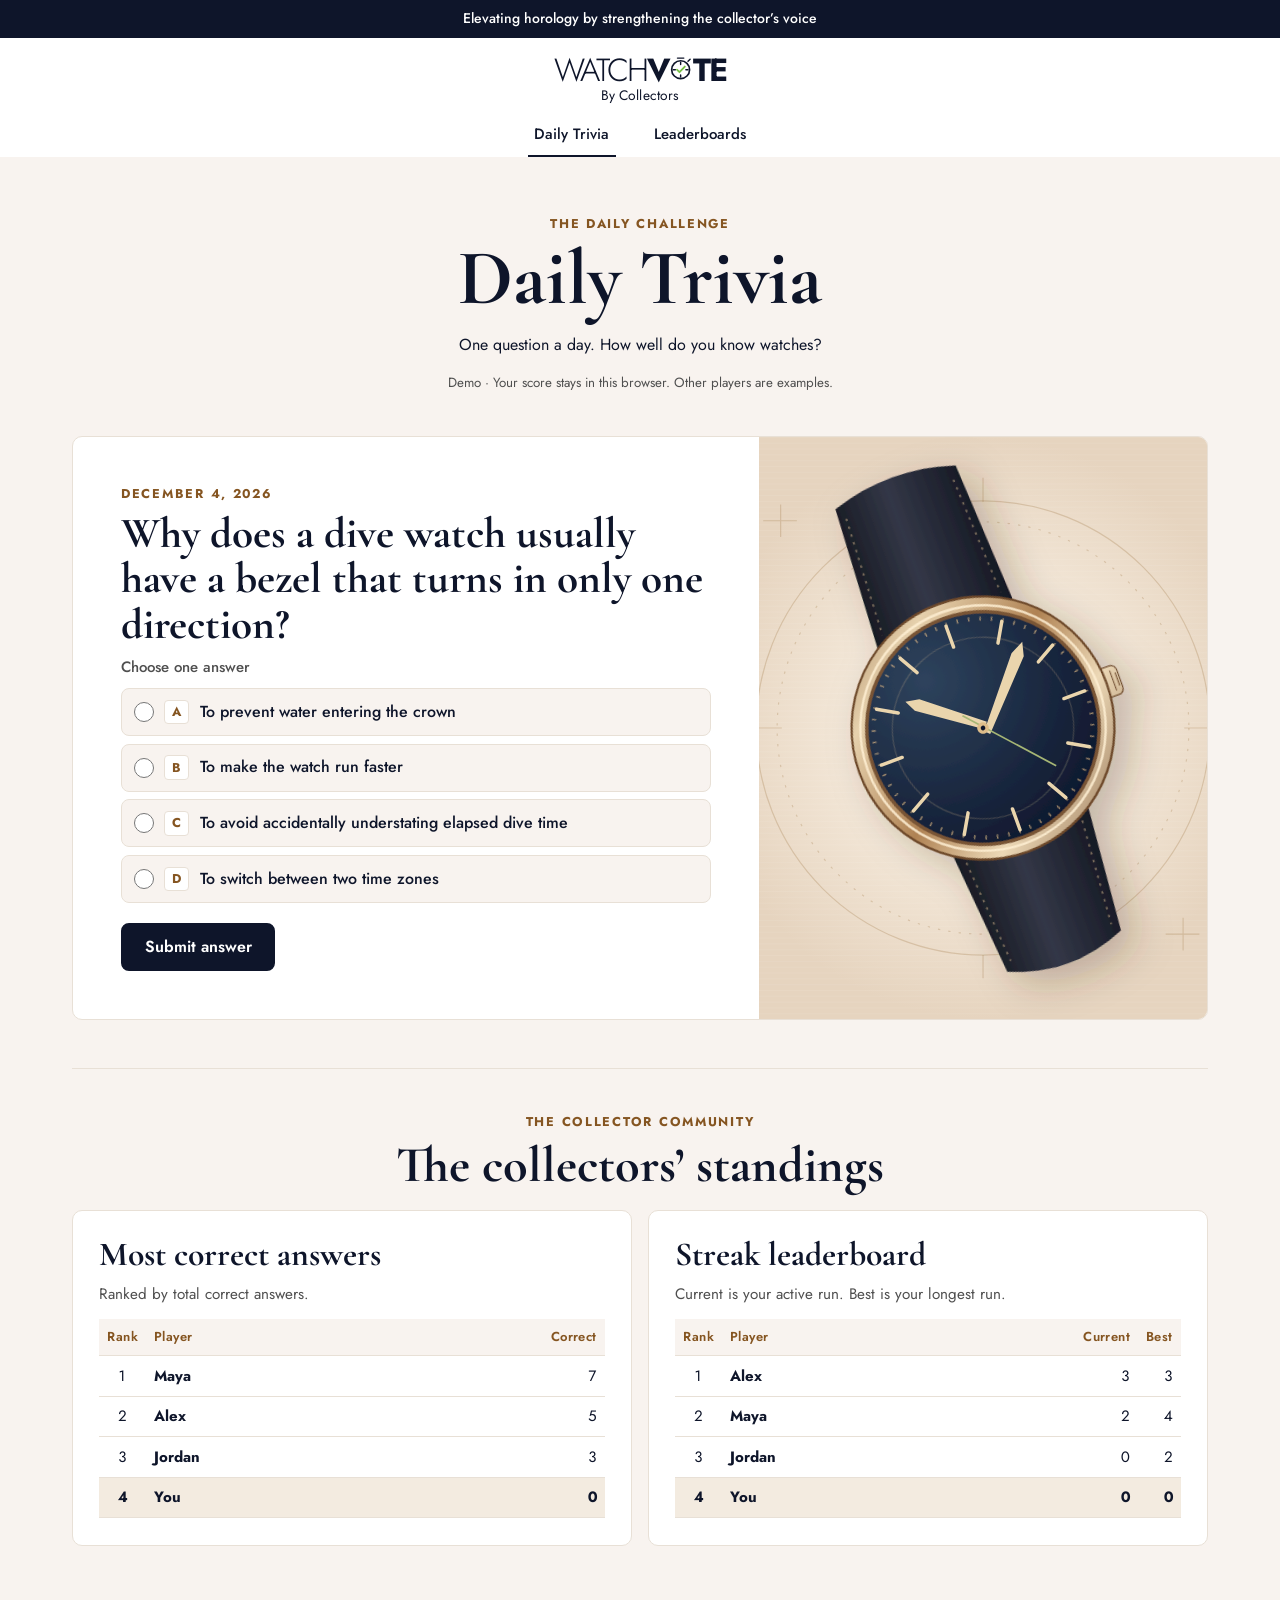
<file: index.html>
<!doctype html>
<html lang="en">
<head>
	<meta charset="utf-8">
	<meta name="viewport" content="width=device-width, initial-scale=1">
	<meta name="robots" content="noindex, nofollow">
	<title>WatchVote Daily Trivia Demo</title>
	<link rel="stylesheet" href="trivia.css">
	<script type="module" src="demo.mjs"></script>
</head>
<body>
	<main class="wv-trivia" aria-label="WatchVote Daily Trivia">
		<header class="wv-trivia__masthead">
			<p class="wv-trivia__tagline">Elevating horology by strengthening the collector’s voice</p>
			<div class="wv-trivia__brand">
				<div class="wv-trivia__wordmark" role="img" aria-label="WatchVote by Collectors">
					<span aria-hidden="true">WATCH<b>V<svg viewBox="0 0 24 24" focusable="false">
						<path d="M9 2h6m4 3 2-2M12 6v2m7 5h-2m-5 7v-2M5 13h2" fill="none" stroke="currentColor" stroke-width="1.35" stroke-linecap="round"/>
						<circle cx="12" cy="13" r="8.5" fill="none" stroke="currentColor" stroke-width="1.6"/>
						<path d="m8.5 13 2.4 2.4L16 10" fill="none" stroke="var(--wv-accent)" stroke-width="1.7" stroke-linecap="round" stroke-linejoin="round"/>
					</svg>TE</b></span>
					<small aria-hidden="true">By Collectors</small>
				</div>
			</div>
			<nav class="wv-trivia__tabs" aria-label="On this page">
				<a href="#wv-trivia-round">Daily Trivia</a>
				<a href="#wv-trivia-standings">Leaderboards</a>
			</nav>
		</header>
		<div class="wv-trivia__body">
			<div class="wv-trivia__intro">
				<p class="wv-trivia__eyebrow">The Daily Challenge</p>
				<h2>Daily Trivia</h2>
				<p>One question a day. How well do you know watches?</p>
				<small class="wv-trivia__demo-note">Demo · Your score stays in this browser. Other players are examples.</small>
			</div>
			<section class="wv-trivia__card wv-trivia__round" id="wv-trivia-round" aria-labelledby="question-title">
				<div class="wv-trivia__round-content">
					<p class="wv-trivia__eyebrow"><time id="question-date"></time></p>
					<h3 id="question-title">Loading today’s question…</h3>
					<noscript><p>Enable JavaScript to play this demo.</p></noscript>
					<div id="choices"></div>
				</div>
				<div class="wv-trivia__dial" aria-hidden="true"></div>
			</section>
			<section class="wv-trivia__standings" id="wv-trivia-standings" aria-labelledby="wv-trivia-standings-title">
				<p class="wv-trivia__eyebrow">The Collector Community</p>
				<h2 id="wv-trivia-standings-title">The collectors’ standings</h2>
				<div class="wv-trivia__boards" id="boards"></div>
			</section>
		</div>
	</main>
</body>
</html>
</file>
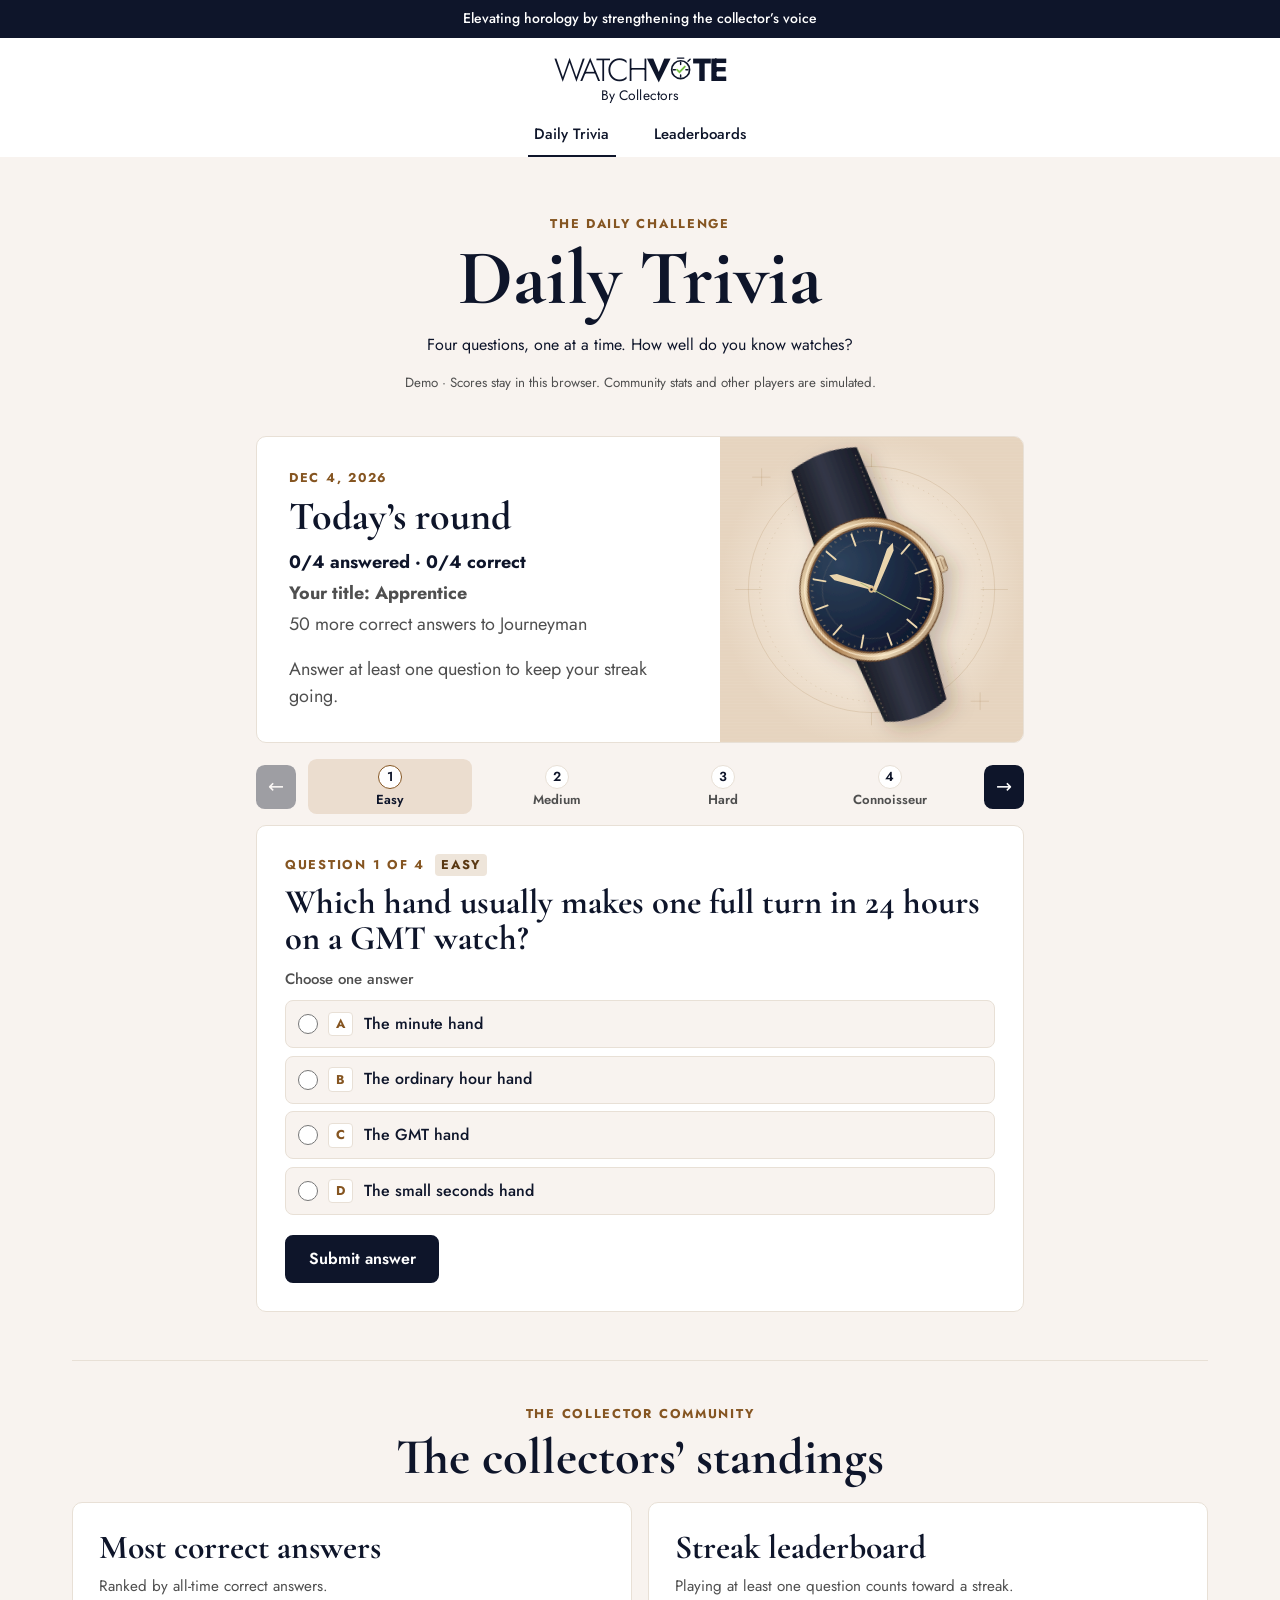
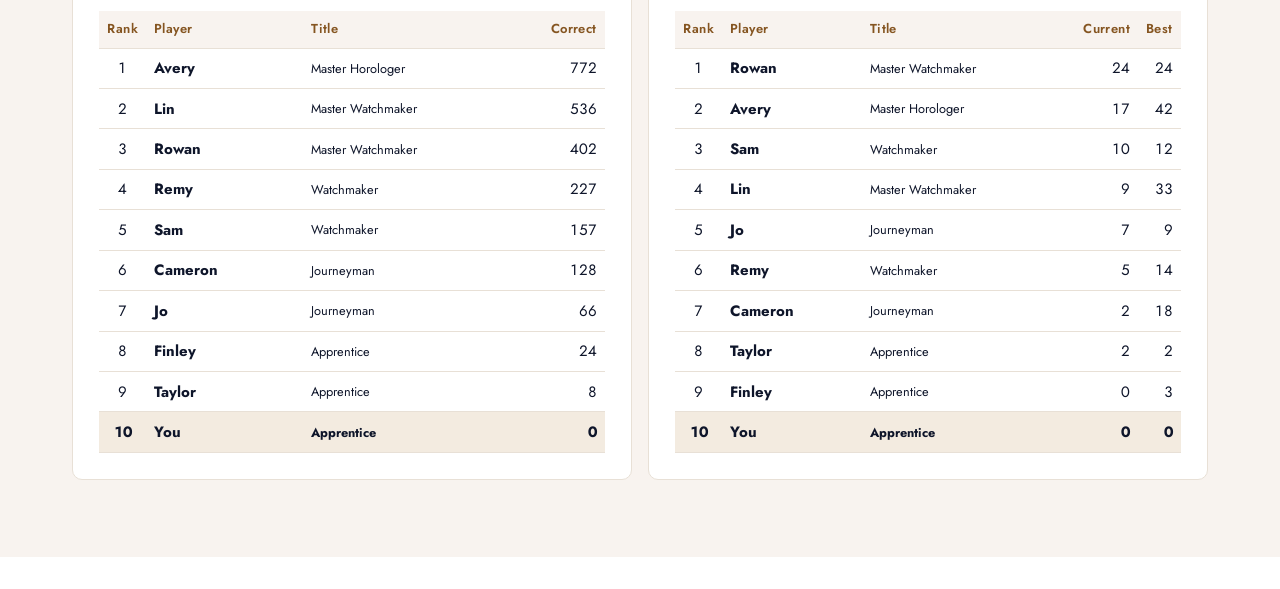
<file: carousel/index.html>
<!doctype html>
<html lang="en">
<head>
	<meta charset="utf-8">
	<meta name="viewport" content="width=device-width, initial-scale=1">
	<meta name="robots" content="noindex, nofollow">
	<title>WatchVote Daily Trivia · Carousel</title>
	<link rel="stylesheet" href="../trivia.css?v=desktop-full-width-2">
	<link rel="stylesheet" href="../v2/v2.css?v=desktop-full-width-2">
	<link rel="stylesheet" href="./carousel.css?v=desktop-full-width-2">
	<script type="importmap">
		{
			"imports": {
				"../v2/model.mjs": "../v2/model.mjs?v=desktop-full-width-2",
				"../v2/share.mjs": "../v2/share.mjs?v=desktop-full-width-2",
				"../v2/view.mjs": "../v2/view.mjs?v=desktop-full-width-2",
				"./navigation.mjs": "./navigation.mjs?v=desktop-full-width-2"
			}
		}
	</script>
	<script type="module" src="./app.mjs?v=desktop-full-width-2"></script>
</head>
<body>
	<main class="wv-trivia v2 carousel" aria-label="WatchVote Daily Trivia">
		<header class="wv-trivia__masthead">
			<p class="wv-trivia__tagline">Elevating horology by strengthening the collector’s voice</p>
			<div class="wv-trivia__brand">
				<div class="wv-trivia__wordmark" role="img" aria-label="WatchVote by Collectors">
					<span aria-hidden="true">WATCH<b>V<svg viewBox="0 0 24 24" focusable="false">
						<path d="M9 2h6m4 3 2-2M12 6v2m7 5h-2m-5 7v-2M5 13h2" fill="none" stroke="currentColor" stroke-width="1.35" stroke-linecap="round"/>
						<circle cx="12" cy="13" r="8.5" fill="none" stroke="currentColor" stroke-width="1.6"/>
						<path d="m8.5 13 2.4 2.4L16 10" fill="none" stroke="var(--wv-accent)" stroke-width="1.7" stroke-linecap="round"/>
					</svg>TE</b></span>
					<small aria-hidden="true">By Collectors</small>
				</div>
			</div>
			<nav class="wv-trivia__tabs" aria-label="On this page">
				<a href="#today">Daily Trivia</a>
				<a href="#standings">Leaderboards</a>
			</nav>
		</header>
		<div class="wv-trivia__body">
			<div class="wv-trivia__intro">
				<p class="wv-trivia__eyebrow">The Daily Challenge</p>
				<h1>Daily Trivia</h1>
				<p>Four questions, one at a time. How well do you know watches?</p>
				<small class="wv-trivia__demo-note">Demo · Scores stay in this browser. Community stats and other players are simulated.</small>
			</div>
			<section class="wv-trivia__card wv-trivia__round v2-summary" aria-labelledby="today">
				<div class="wv-trivia__round-content">
					<p class="wv-trivia__eyebrow"><time id="round-date"></time></p>
					<h2 id="today">Today’s round</h2>
					<p id="challenge-note" hidden></p>
					<p id="progress" role="status">Loading today’s questions…</p>
					<p id="rank"></p>
					<p id="rank-progress"></p>
					<p id="level-up" role="status" hidden></p>
					<p>Answer at least one question to keep your streak going.</p>
					<noscript><p>Enable JavaScript to play this demo.</p></noscript>
				</div>
				<div class="wv-trivia__dial" aria-hidden="true"></div>
			</section>
			<section id="question-carousel" aria-label="Daily questions" aria-roledescription="carousel" hidden>
				<nav class="carousel-controls" aria-label="Question navigation">
					<button type="button" id="previous" class="carousel-arrow" aria-label="Previous question">←</button>
					<div id="steps" class="carousel-steps"></div>
					<button type="button" id="next" class="carousel-arrow" aria-label="Next slide">→</button>
				</nav>
				<div class="carousel-frame">
					<div id="question-viewport" class="carousel-viewport">
						<div id="questions" class="carousel-slides"></div>
					</div>
				</div>
			</section>
			<div id="summary-home">
				<section id="round-summary" class="carousel-summary" aria-labelledby="summary-title" hidden>
					<div class="wv-trivia__card carousel-score">
						<p class="wv-trivia__eyebrow">The Daily Challenge</p>
						<h2 id="summary-title" tabindex="-1">Round in progress</h2>
						<p id="summary-score"></p>
					</div>
					<div id="social"></div>
				</section>
			</div>
			<section class="wv-trivia__standings" id="standings" aria-labelledby="standings-title">
				<p class="wv-trivia__eyebrow">The Collector Community</p>
				<h2 id="standings-title">The collectors’ standings</h2>
				<div class="wv-trivia__boards" id="boards"></div>
			</section>
		</div>
	</main>
</body>
</html>
</file>
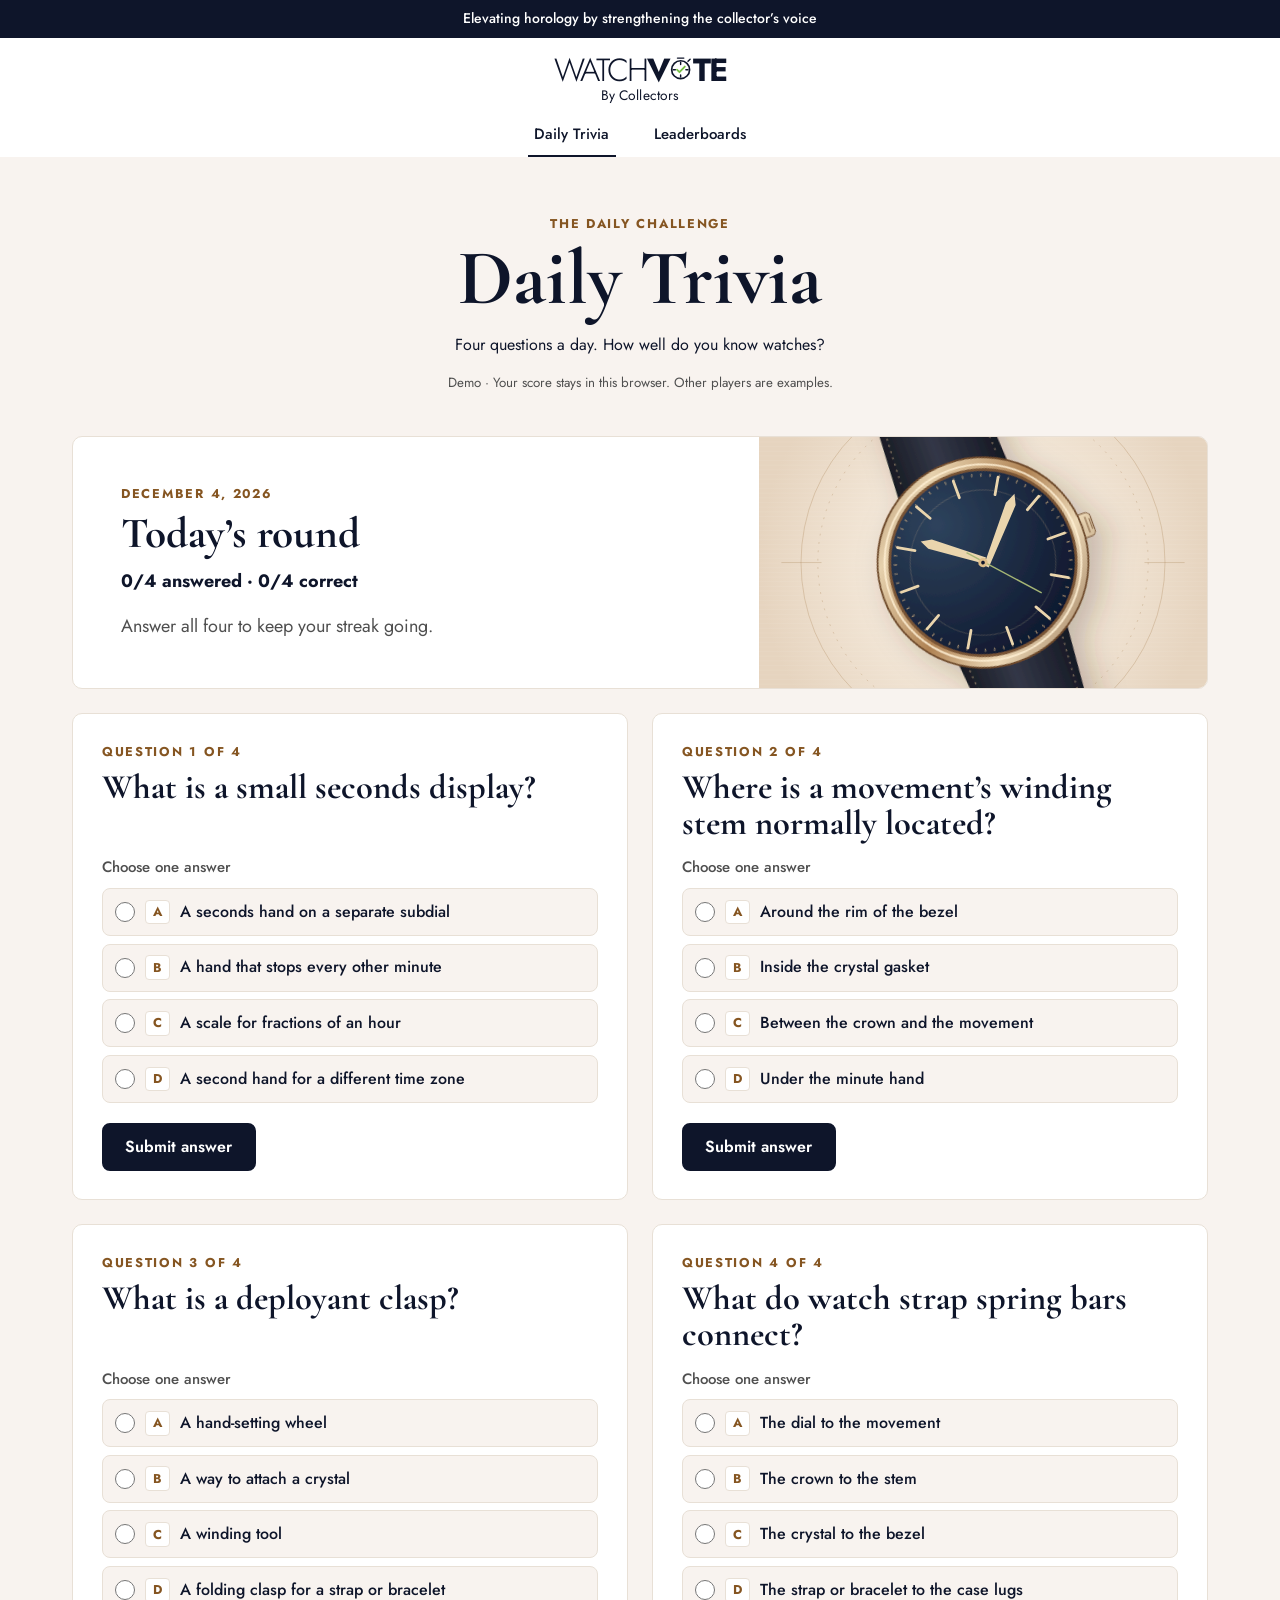
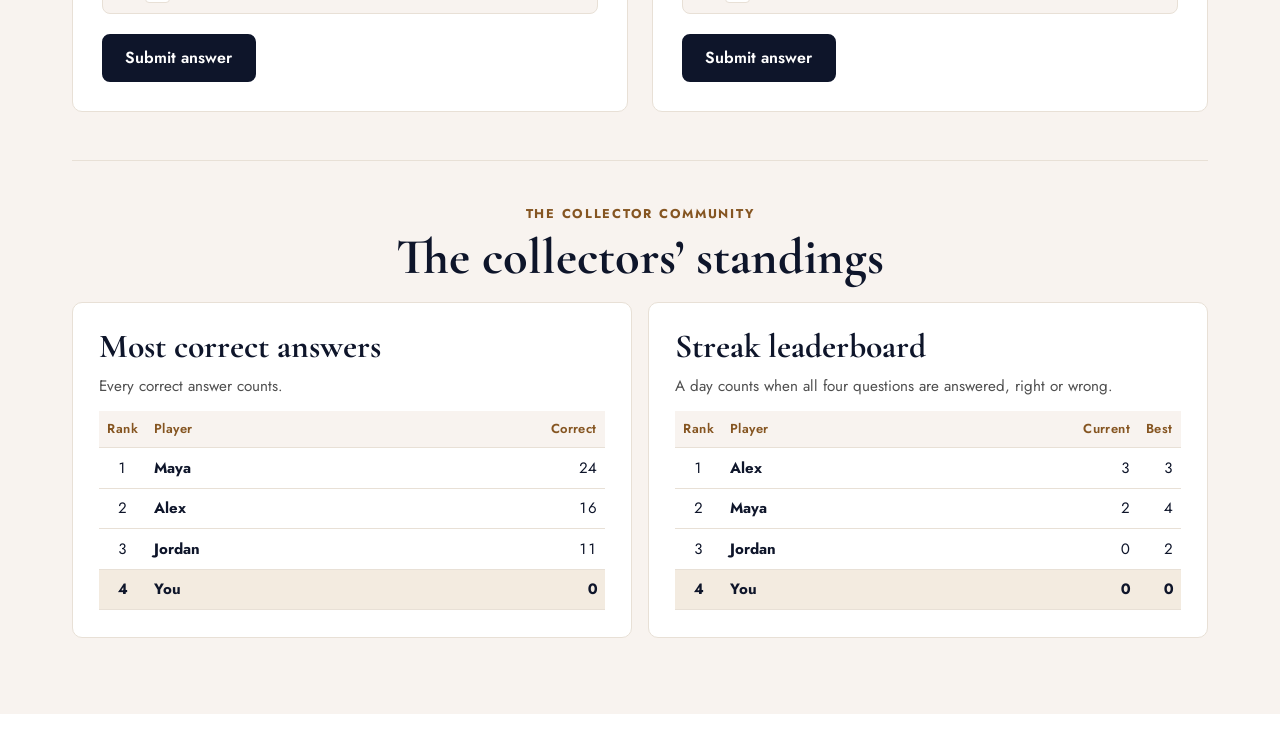
<file: four/index.html>
<!doctype html>
<html lang="en">
<head>
	<meta charset="utf-8">
	<meta name="viewport" content="width=device-width, initial-scale=1">
	<meta name="robots" content="noindex, nofollow">
	<title>WatchVote Daily Trivia · Four a Day</title>
	<link rel="stylesheet" href="../trivia.css">
	<link rel="stylesheet" href="./four.css">
	<link rel="stylesheet" href="../question-grid.css">
	<script type="module" src="./four.mjs"></script>
</head>
<body>
	<main class="wv-trivia" aria-label="WatchVote Daily Trivia">
		<header class="wv-trivia__masthead">
			<p class="wv-trivia__tagline">Elevating horology by strengthening the collector’s voice</p>
			<div class="wv-trivia__brand">
				<div class="wv-trivia__wordmark" role="img" aria-label="WatchVote by Collectors">
					<span aria-hidden="true">WATCH<b>V<svg viewBox="0 0 24 24" focusable="false">
						<path d="M9 2h6m4 3 2-2M12 6v2m7 5h-2m-5 7v-2M5 13h2" fill="none" stroke="currentColor" stroke-width="1.35" stroke-linecap="round"/>
						<circle cx="12" cy="13" r="8.5" fill="none" stroke="currentColor" stroke-width="1.6"/>
						<path d="m8.5 13 2.4 2.4L16 10" fill="none" stroke="var(--wv-accent)" stroke-width="1.7" stroke-linecap="round" stroke-linejoin="round"/>
					</svg>TE</b></span>
					<small aria-hidden="true">By Collectors</small>
				</div>
			</div>
			<nav class="wv-trivia__tabs" aria-label="On this page">
				<a href="#today">Daily Trivia</a>
				<a href="#standings">Leaderboards</a>
			</nav>
		</header>
		<div class="wv-trivia__body">
			<div class="wv-trivia__intro">
				<p class="wv-trivia__eyebrow">The Daily Challenge</p>
				<h2>Daily Trivia</h2>
				<p>Four questions a day. How well do you know watches?</p>
				<small class="wv-trivia__demo-note">Demo · Your score stays in this browser. Other players are examples.</small>
			</div>
			<section class="wv-trivia__card wv-trivia__round four-summary" aria-labelledby="today">
				<div class="wv-trivia__round-content">
					<p class="wv-trivia__eyebrow"><time id="round-date"></time></p>
					<h3 id="today">Today’s round</h3>
					<p id="progress" role="status">Loading today’s questions…</p>
					<p>Answer all four to keep your streak going.</p>
					<noscript><p>Enable JavaScript to play this demo.</p></noscript>
				</div>
				<div class="wv-trivia__dial" aria-hidden="true"></div>
			</section>
			<div class="four-questions paired-questions" id="questions"></div>
			<section class="wv-trivia__standings" id="standings" aria-labelledby="standings-title">
				<p class="wv-trivia__eyebrow">The Collector Community</p>
				<h2 id="standings-title">The collectors’ standings</h2>
				<div class="wv-trivia__boards" id="boards"></div>
			</section>
		</div>
	</main>
</body>
</html>
</file>
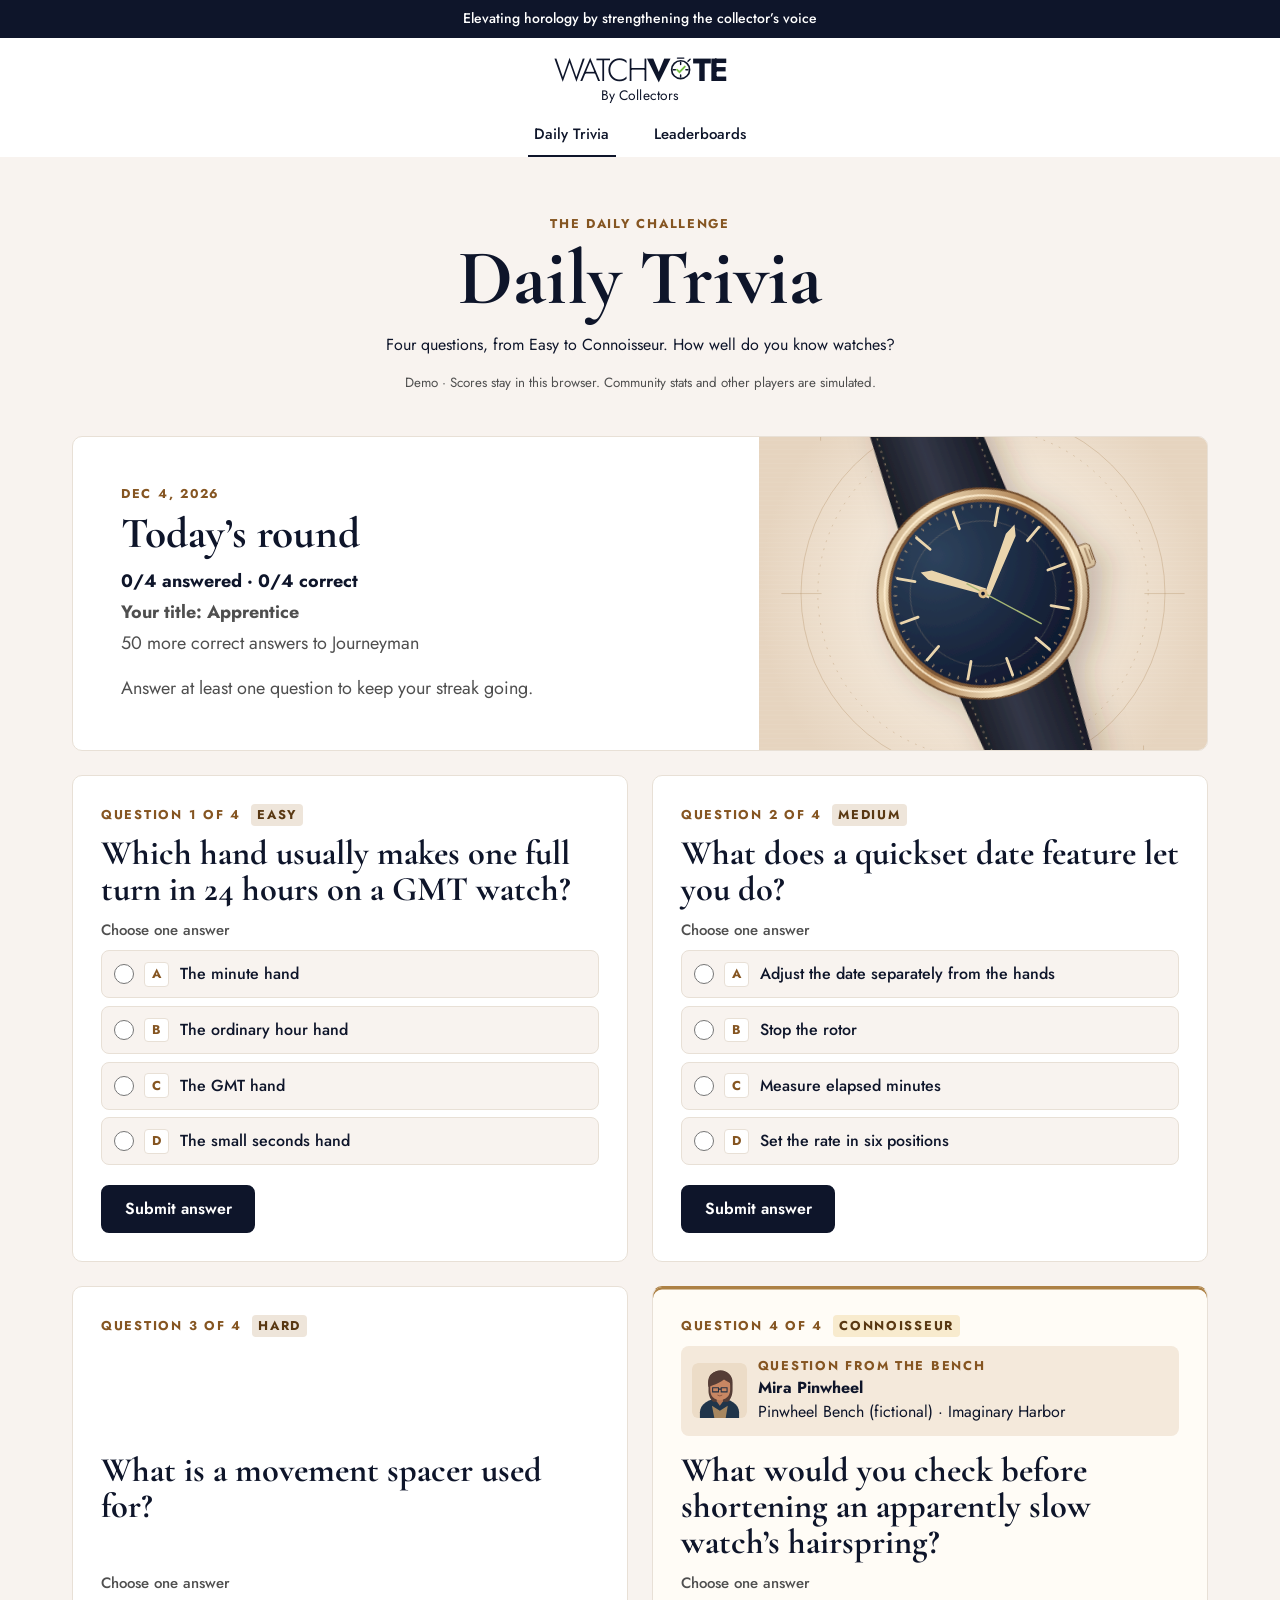
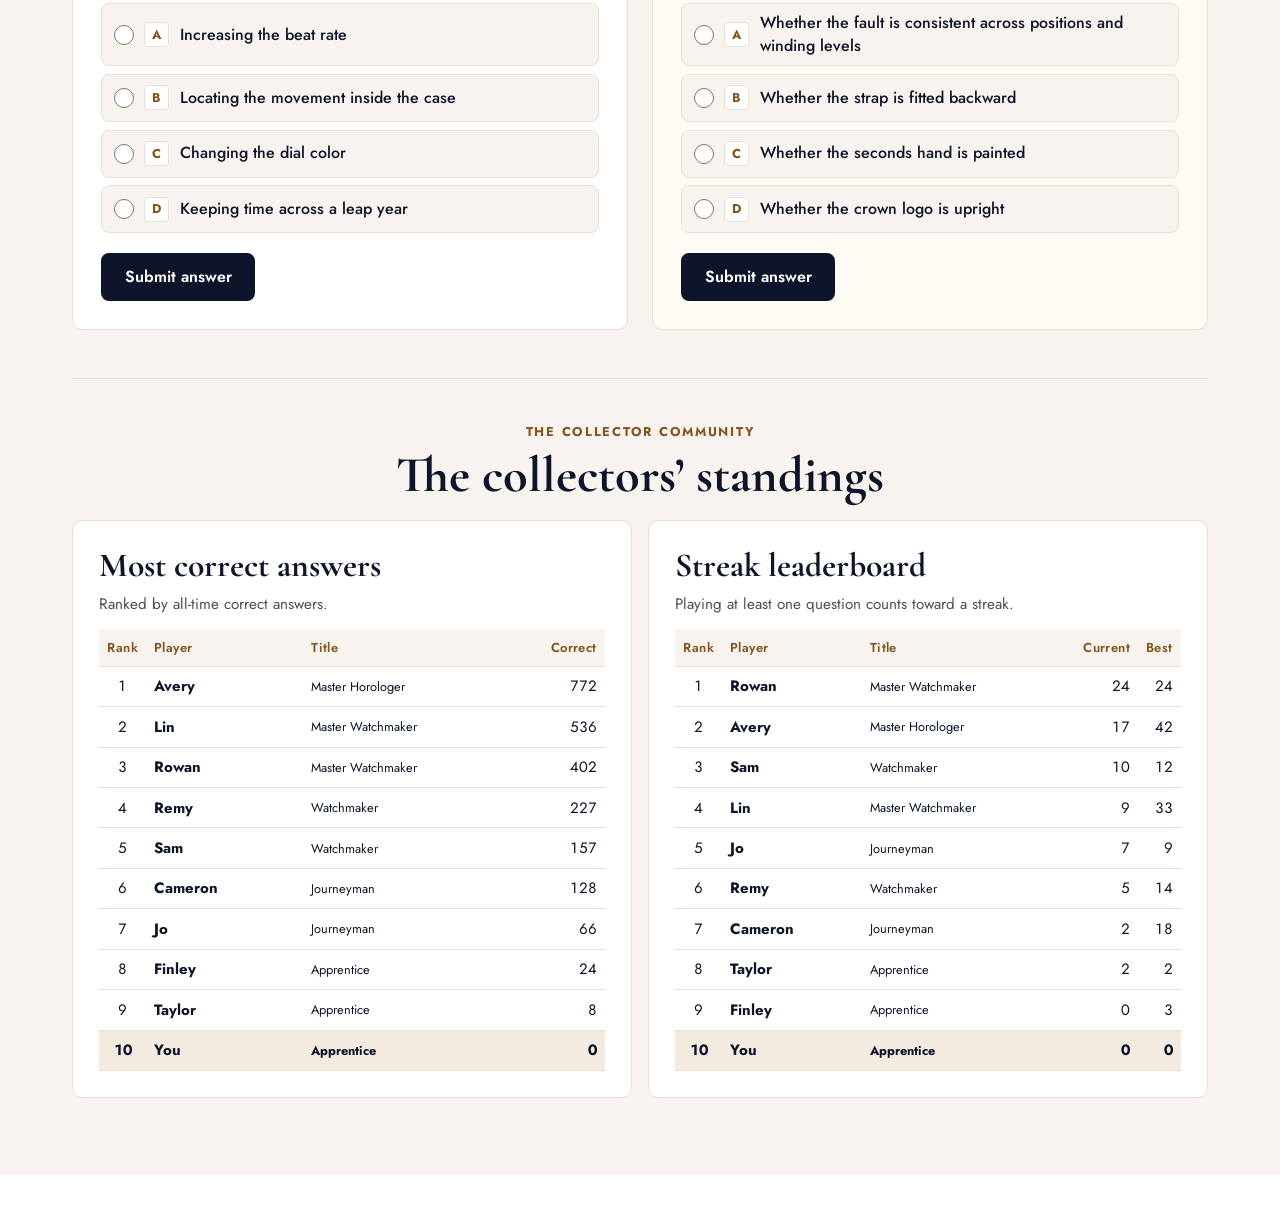
<file: v2/index.html>
<!doctype html>
<html lang="en">
<head>
	<meta charset="utf-8">
	<meta name="viewport" content="width=device-width, initial-scale=1">
	<meta name="robots" content="noindex, nofollow">
	<title>WatchVote Daily Trivia · Collectors’ Edition</title>
	<link rel="stylesheet" href="../trivia.css">
	<link rel="stylesheet" href="./v2.css">
	<link rel="stylesheet" href="../question-grid.css">
	<script type="module" src="./app.mjs"></script>
</head>
<body>
	<main class="wv-trivia v2" aria-label="WatchVote Daily Trivia">
		<header class="wv-trivia__masthead">
			<p class="wv-trivia__tagline">Elevating horology by strengthening the collector’s voice</p>
			<div class="wv-trivia__brand">
				<div class="wv-trivia__wordmark" role="img" aria-label="WatchVote by Collectors">
					<span aria-hidden="true">WATCH<b>V<svg viewBox="0 0 24 24" focusable="false">
						<path d="M9 2h6m4 3 2-2M12 6v2m7 5h-2m-5 7v-2M5 13h2" fill="none" stroke="currentColor" stroke-width="1.35" stroke-linecap="round"/>
						<circle cx="12" cy="13" r="8.5" fill="none" stroke="currentColor" stroke-width="1.6"/>
						<path d="m8.5 13 2.4 2.4L16 10" fill="none" stroke="var(--wv-accent)" stroke-width="1.7" stroke-linecap="round"/>
					</svg>TE</b></span>
					<small aria-hidden="true">By Collectors</small>
				</div>
			</div>
			<nav class="wv-trivia__tabs" aria-label="On this page">
				<a href="#today">Daily Trivia</a>
				<a href="#standings">Leaderboards</a>
			</nav>
		</header>
		<div class="wv-trivia__body">
			<div class="wv-trivia__intro">
				<p class="wv-trivia__eyebrow">The Daily Challenge</p>
				<h2>Daily Trivia</h2>
				<p>Four questions, from Easy to Connoisseur. How well do you know watches?</p>
				<small class="wv-trivia__demo-note">Demo · Scores stay in this browser. Community stats and other players are simulated.</small>
			</div>
			<section class="wv-trivia__card wv-trivia__round v2-summary" aria-labelledby="today">
				<div class="wv-trivia__round-content">
					<p class="wv-trivia__eyebrow"><time id="round-date"></time></p>
					<h3 id="today">Today’s round</h3>
					<p id="challenge-note" hidden></p>
					<p id="progress" role="status">Loading today’s questions…</p>
					<p id="rank"></p>
					<p id="rank-progress"></p>
					<p id="level-up" role="status" hidden></p>
					<p>Answer at least one question to keep your streak going.</p>
					<noscript><p>Enable JavaScript to play this demo.</p></noscript>
				</div>
				<div class="wv-trivia__dial" aria-hidden="true"></div>
			</section>
			<div class="v2-questions paired-questions" id="questions"></div>
			<div id="social"></div>
			<section class="wv-trivia__standings" id="standings" aria-labelledby="standings-title">
				<p class="wv-trivia__eyebrow">The Collector Community</p>
				<h2 id="standings-title">The collectors’ standings</h2>
				<div class="wv-trivia__boards" id="boards"></div>
			</section>
		</div>
	</main>
</body>
</html>
</file>
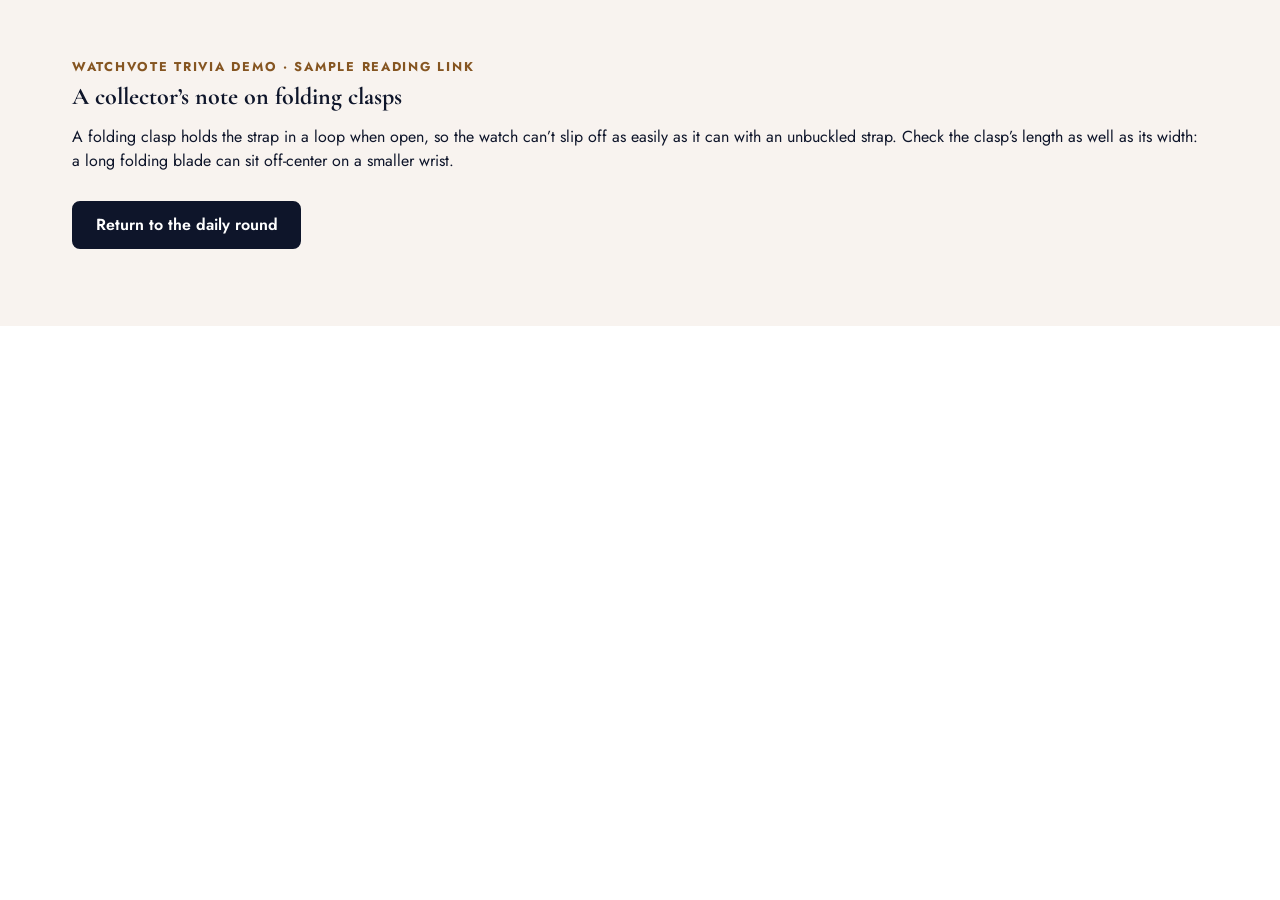
<file: v2/collectors-note.html>
<!doctype html>
<html lang="en">
<head>
	<meta charset="utf-8">
	<meta name="viewport" content="width=device-width, initial-scale=1">
	<meta name="robots" content="noindex, nofollow">
	<title>Collector’s note · WatchVote Trivia Demo</title>
	<link rel="stylesheet" href="../trivia.css">
</head>
<body>
	<main class="wv-trivia">
		<div class="wv-trivia__body">
			<p class="wv-trivia__eyebrow">WatchVote Trivia Demo · Sample reading link</p>
			<h2>A collector’s note on folding clasps</h2>
			<p>A folding clasp holds the strap in a loop when open, so the watch can’t slip off as easily as it can with an unbuckled strap. Check the clasp’s length as well as its width: a long folding blade can sit off-center on a smaller wrist.</p>
			<a class="wv-trivia__button" href="./">Return to the daily round</a>
		</div>
	</main>
</body>
</html>
</file>
<file: trivia.css>
@font-face {
	font-family: "WatchVote Jost";
	src: url("assets/fonts/jost-latin-wght-normal.woff2") format("woff2");
	font-weight: 100 900;
	font-display: swap;
}

@font-face {
	font-family: "WatchVote Cormorant";
	src: url("assets/fonts/cormorant-garamond-latin-wght-normal.woff2") format("woff2");
	font-weight: 300 700;
	font-display: swap;
}

body {
	margin: 0;
}

.wv-trivia {
	--wv-ink: #0e152a;
	--wv-paper: #fff;
	--wv-accent: #76c146;
	--wv-bronze: #855521;
	--wv-muted: #4f4f4f;
	--wv-line: #e8e0d6;
	--wv-warm: #f8f3ef;
	--wv-sand: #ebddcf;
	--wv-display: "WatchVote Cormorant", "Cormorant Garamond", Georgia, serif;
}

.wv-trivia {
	background: var(--wv-warm);
	box-sizing: border-box;
	color: var(--wv-ink);
	container: wv-trivia / inline-size;
	flex: 1 1 100%;
	font-family: "WatchVote Jost", Jost, system-ui, sans-serif;
	font-size: 1rem;
	line-height: 1.5;
	margin: 0 auto 2rem;
	min-width: 0;
	width: 100%;
}

.wv-trivia__demo-note {
	display: block;
	margin-top: .75rem;
	color: var(--wv-muted);
}

.wv-trivia *,
.wv-trivia *::before,
.wv-trivia *::after {
	box-sizing: border-box;
}

.wv-trivia h2,
.wv-trivia h3 {
	color: inherit;
	font-family: var(--wv-display);
	font-weight: 700;
	line-height: 1.05;
	margin: 0 0 .65rem;
}

.wv-trivia h3 {
	font-size: clamp(1.8rem, 4vw, 2.7rem);
}

.wv-trivia__masthead {
	background: var(--wv-paper);
	text-align: center;
}

.wv-trivia .wv-trivia__tagline {
	background: var(--wv-ink);
	color: var(--wv-paper);
	font-size: .875rem;
	font-weight: 500;
	margin: 0;
	padding: .52rem 1rem;
}

.wv-trivia__brand { padding: 1rem 1rem .65rem; }

.wv-trivia__wordmark {
	display: inline-flex;
	flex-direction: column;
	font-size: clamp(1.55rem, 4vw, 2rem);
	font-weight: 300;
	letter-spacing: -.055em;
	line-height: 1;
}

.wv-trivia__wordmark b { font-weight: 700; }
.wv-trivia__wordmark svg {
	display: inline-block;
	height: .79em;
	margin-inline: -.035em;
	vertical-align: -.016em;
	width: .79em;
}

.wv-trivia__wordmark small {
	font-size: .43em;
	font-weight: 400;
	letter-spacing: .01em;
	margin-top: .2rem;
}

.wv-trivia__tabs {
	display: flex;
	flex-wrap: wrap;
	gap: clamp(.6rem, 4vw, 2rem);
	justify-content: center;
}

.wv-trivia .wv-trivia__tabs a {
	border-bottom: 2px solid transparent;
	color: var(--wv-ink);
	font-size: .9375rem;
	font-weight: 500;
	min-height: 2.75rem;
	padding: .65rem .4rem .55rem;
	text-decoration: none;
}

.wv-trivia .wv-trivia__tabs a:first-child { border-color: var(--wv-ink); }
.wv-trivia .wv-trivia__tabs a:hover { color: var(--wv-bronze); }
.wv-trivia .wv-trivia__tabs a:focus-visible { outline: 2px solid var(--wv-bronze); outline-offset: -2px; }

.wv-trivia__body {
	margin-inline: auto;
	max-width: 77rem;
	padding: clamp(1.75rem, 4.5vw, 3.75rem) clamp(.9rem, 4vw, 3rem) clamp(2.25rem, 6vw, 5rem);
}

.wv-trivia__intro {
	margin: 0 0 clamp(1.5rem, 4vw, 2.65rem);
	text-align: center;
}

.wv-trivia__intro h2 {
	font-size: clamp(2.8rem, 6.2vw, 4.9rem);
	line-height: .98;
}

.wv-trivia__intro p:last-child,
.wv-trivia__round-content > p:not(.wv-trivia__eyebrow) {
	color: var(--wv-muted);
	font-size: clamp(.975rem, 2.5vw, 1.125rem);
	margin-bottom: 0;
}

.wv-trivia .wv-trivia__eyebrow {
	color: var(--wv-bronze);
	font-size: .8rem;
	font-weight: 700;
	letter-spacing: .135em;
	line-height: 1.35;
	margin: 0 0 .55rem;
	text-transform: uppercase;
}

.wv-trivia .wv-trivia__card {
	background: var(--wv-paper);
	border: 1px solid var(--wv-line);
	border-radius: .625rem;
}

.wv-trivia__round {
	display: grid;
	grid-template-columns: minmax(0, 1.3fr) minmax(0, .85fr);
	overflow: hidden;
}
.wv-trivia__round { scroll-margin-top: 1rem; }

.wv-trivia__round-content {
	align-self: center;
	min-width: 0;
	overflow-wrap: anywhere;
	padding: clamp(1.25rem, 4vw, 3rem);
}

.wv-trivia__dial {
	background: var(--wv-sand) url("assets/trivia-dial.svg") center / cover no-repeat;
	min-height: 22rem;
}

.wv-trivia fieldset { border: 0; margin: 0; min-width: 0; padding: 0; }
.wv-trivia .wv-trivia__legend {
	color: var(--wv-muted);
	font-size: .9375rem;
	font-weight: 500;
	line-height: 1.4;
	margin: .55rem 0 .6rem;
	padding: 0;
}
.wv-trivia .wv-trivia__option {
	align-items: center;
	background: var(--wv-warm);
	border: 1px solid var(--wv-line);
	border-radius: .5rem;
	cursor: pointer;
	display: flex;
	font-weight: 500;
	gap: .65rem;
	line-height: 1.4;
	margin-bottom: .48rem;
	min-height: 3rem;
	padding: .5rem .75rem;
	-webkit-tap-highlight-color: transparent;
	touch-action: manipulation;
	transition: background-color .15s ease, border-color .15s ease;
}
.wv-trivia .wv-trivia__option:focus-within {
	outline: 2px solid var(--wv-bronze);
	outline-offset: 2px;
}
.wv-trivia .wv-trivia__option:has(input:checked) {
	background: var(--wv-ink);
	border-color: var(--wv-ink);
	color: var(--wv-paper);
}
.wv-trivia .wv-trivia__option input {
	accent-color: var(--wv-bronze);
	flex-shrink: 0;
	height: 1.25rem;
	margin: 0;
	width: 1.25rem;
}
.wv-trivia__letter {
	background: var(--wv-paper);
	border: 1px solid var(--wv-line);
	border-radius: .25rem;
	color: var(--wv-bronze);
	display: grid;
	flex-shrink: 0;
	font-size: .8rem;
	font-weight: 700;
	min-height: 1.55rem;
	min-width: 1.55rem;
	place-items: center;
}

.wv-trivia__option:has(input:checked) .wv-trivia__letter {
	background: var(--wv-sand);
	border-color: var(--wv-sand);
}
.wv-trivia__option-text {
	min-width: 0;
	overflow-wrap: break-word;
}

.wv-trivia .wv-trivia__button {
	align-items: center;
	background: var(--wv-ink);
	border: 2px solid var(--wv-ink);
	border-radius: .5rem;
	color: var(--wv-paper);
	cursor: pointer;
	display: inline-flex;
	font: inherit;
	font-weight: 600;
	justify-content: center;
	line-height: 1.25;
	margin-top: .75rem;
	min-height: 3rem;
	padding: .75rem 1.35rem;
	text-align: center;
	text-decoration: none;
	-webkit-tap-highlight-color: transparent;
	touch-action: manipulation;
}
@media (hover: hover) {
	.wv-trivia fieldset .wv-trivia__option:hover:not(:has(input:checked)) {
		border-color: var(--wv-bronze);
	}
	.wv-trivia .wv-trivia__button:hover {
		background: var(--wv-bronze);
		border-color: var(--wv-bronze);
	}
}
.wv-trivia .wv-trivia__button:active {
	background: var(--wv-bronze);
	border-color: var(--wv-bronze);
}
.wv-trivia .wv-trivia__button:focus-visible { outline: 2px solid var(--wv-bronze); outline-offset: 3px; }
.wv-trivia__actions { display: flex; flex-wrap: wrap; gap: .65rem; margin-top: .75rem; }
.wv-trivia__actions .wv-trivia__button { margin-top: 0; }
.wv-trivia .wv-trivia__button--secondary { background: var(--wv-paper); color: var(--wv-ink); }
.wv-trivia .wv-trivia__button--secondary:hover,
.wv-trivia .wv-trivia__button--secondary:active {
	background: var(--wv-bronze);
	border-color: var(--wv-bronze);
	color: var(--wv-paper);
}
.wv-trivia__feedback {
	background: #eef5e7;
	border: 1px solid #b9cead;
	border-inline-start: .25rem solid #52843b;
	border-radius: .375rem;
	color: #24471f;
	font-weight: 600;
	line-height: 1.45;
	margin: 0 0 1rem;
	padding: .75rem 1rem;
}
.wv-trivia__feedback--incorrect {
	background: #fbefe8;
	border-color: #e4c8b5;
	border-inline-start-color: #a34e30;
	color: #6e341c;
}
.wv-trivia__alert {
	background: #fef2f2;
	border-left: .25rem solid #b91c1c;
	border-radius: 0 .35rem .35rem 0;
	color: #7f1d1d;
	font-weight: 600;
	line-height: 1.45;
	margin: 0 0 1rem;
	padding: .75rem 1rem;
}
.wv-trivia__hint {
	color: var(--wv-muted);
	font-size: .875rem;
	line-height: 1.45;
	margin: .75rem 0 0;
}

.wv-trivia .wv-trivia__review { list-style: none; margin: 0; padding: 0; }
.wv-trivia .wv-trivia__review .wv-trivia__option { cursor: default; flex-wrap: wrap; }
.wv-trivia .wv-trivia__option--correct { background: #eef5e7; border-color: #b9cead; }
.wv-trivia .wv-trivia__option--incorrect { background: #fbefe8; border-color: #e4c8b5; }
.wv-trivia__badge {
	background: var(--wv-ink);
	border-radius: .3rem;
	color: var(--wv-paper);
	display: inline-block;
	font-size: .75rem;
	font-weight: 700;
	padding: .1em .45em;
}
.wv-trivia__review .wv-trivia__badge { margin-inline-start: auto; }
.wv-trivia__option--correct .wv-trivia__badge { background: #24471f; }
.wv-trivia__option--incorrect .wv-trivia__badge { background: #6e341c; }

.wv-trivia__standings {
	border-top: 1px solid var(--wv-line);
	margin-top: clamp(1.6rem, 4vw, 3rem);
	padding-top: clamp(1.6rem, 4vw, 2.75rem);
	text-align: center;
}

.wv-trivia__standings h2 { font-size: clamp(2rem, 4vw, 3.15rem); }
.wv-trivia__boards {
	display: grid;
	gap: 1rem;
	grid-template-columns: repeat(2, minmax(0, 1fr));
	margin-top: 1.15rem;
	text-align: start;
}

.wv-trivia .wv-trivia__board { padding: clamp(1rem, 3vw, 1.65rem); }
.wv-trivia__board h3 { font-size: clamp(1.65rem, 3.5vw, 2.1rem); }
.wv-trivia .wv-trivia__board-description { color: var(--wv-muted); font-size: .95rem; margin: 0 0 .8rem; }
.wv-trivia__table-wrap {
	overflow-x: auto;
	-webkit-overflow-scrolling: touch;
}
.wv-trivia .wv-trivia__board table {
	border-collapse: collapse;
	font-size: .9375rem;
	line-height: 1.35;
	margin: 0;
	width: 100%;
}
.wv-trivia .wv-trivia__board th,
.wv-trivia .wv-trivia__board td {
	background: var(--wv-paper);
	border: 0;
	border-bottom: 1px solid var(--wv-line);
	padding: .6rem .5rem;
	text-align: left;
	vertical-align: middle;
}
.wv-trivia .wv-trivia__board thead th {
	background: var(--wv-warm);
	color: var(--wv-bronze);
	font-size: .8125rem;
	font-weight: 600;
	letter-spacing: .03em;
	white-space: nowrap;
}
.wv-trivia .wv-trivia__board .wv-trivia__col-rank {
	font-variant-numeric: tabular-nums;
	text-align: center;
	white-space: nowrap;
	width: 1%;
}
.wv-trivia .wv-trivia__board .wv-trivia__col-player {
	overflow-wrap: anywhere;
}
.wv-trivia .wv-trivia__board .wv-trivia__col-num {
	font-variant-numeric: tabular-nums;
	text-align: right;
	white-space: nowrap;
	width: 1%;
}
.wv-trivia .wv-trivia__board tbody tr.wv-trivia__row--current th,
.wv-trivia .wv-trivia__board tbody tr.wv-trivia__row--current td {
	background: #f3ebe0;
	font-weight: 700;
}

@media (max-width: 46rem) {
	.wv-trivia__boards { grid-template-columns: minmax(0, 1fr); }
	.wv-trivia__round { grid-template-columns: minmax(0, 1fr); }
	.wv-trivia__dial {
		background-size: min(21rem, 100%) auto;
		background-repeat: repeat-x;
		min-height: clamp(8rem, 30vw, 12rem);
	}
}

@container wv-trivia (max-width: 46rem) {
	.wv-trivia__boards,
	.wv-trivia__round { grid-template-columns: minmax(0, 1fr); }
	.wv-trivia__body { padding-inline: clamp(.9rem, 4cqi, 3rem); }
	.wv-trivia__dial {
		background-size: min(21rem, 100%) auto;
		background-repeat: repeat-x;
		min-height: clamp(8rem, 30cqi, 12rem);
	}
}

@media (max-width: 36rem) {
	.wv-trivia .wv-trivia__tagline { font-size: .75rem; }
	.wv-trivia .wv-trivia__button {
		width: 100%;
	}
	.wv-trivia .wv-trivia__board table {
		font-size: .875rem;
	}
	.wv-trivia .wv-trivia__board th,
	.wv-trivia .wv-trivia__board td {
		padding: .55rem .35rem;
	}
	.wv-trivia .wv-trivia__board thead th {
		font-size: .78rem;
	}
}
</file>
<file: v2/v2.css>
.v2-summary .wv-trivia__dial { min-height: clamp(8rem, 23cqi, 14rem); }
.v2-summary #progress { margin-block: .75rem .25rem; font-weight: 700; color: var(--wv-ink); }
.v2-summary #rank, .v2-summary #rank-progress { margin: .25rem 0; }
.v2-summary #rank { font-weight: 700; }
.v2-summary #level-up {
	background: #f8ebce;
	border-inline-start: 3px solid var(--wv-bronze);
	padding: .55rem .75rem;
	animation: v2-rank 450ms ease-out;
}
@keyframes v2-rank { from { opacity: 0; transform: translateY(.35rem); } }
@media (prefers-reduced-motion: reduce) { .v2-summary #level-up { animation: none; } }

.v2-questions {
	display: grid;
	grid-template-columns: repeat(2, minmax(0, 1fr));
	gap: clamp(1rem, 3cqi, 1.5rem);
	margin-block-start: clamp(1rem, 3cqi, 1.5rem);
}
.v2-question, .v2-social { padding: clamp(1rem, 3cqi, 1.75rem); overflow-wrap: anywhere; }
.v2-question h3 { font-size: clamp(1.65rem, 3cqi, 2.15rem); margin-bottom: .8rem; }
.v2 .v2-connoisseur { border-block-start: .22rem solid #ad8145; background: #fffcf6; }
.v2 .v2-level { display: inline-block; background: #eee5da; color: #593812; padding: .14rem .4rem; border-radius: .25rem; margin-inline-start: .25rem; }
.v2 .v2-connoisseur .v2-level { background: #f8ebce; }
.v2-bench { display: flex; align-items: center; gap: .7rem; padding: .7rem; margin-bottom: 1rem; border-radius: .5rem; background: #f4e9db; }
.v2-bench img { flex: none; width: 3.4rem; height: 3.4rem; border-radius: .4rem; }
.v2-bench p { margin: 0; }
.v2-bench strong { display: block; }
.v2-bench .wv-trivia__eyebrow { margin-bottom: .15rem; }
.v2 figure { margin: 0 0 1rem; }
.v2 figure img { border-radius: .5rem; width: min(100%, 22rem); display: block; aspect-ratio: 1; }
.v2 figcaption { color: var(--wv-muted); font-size: .82rem; margin-top: .25rem; }
.v2-explanation { margin-bottom: .9rem; }
.v2-explanation p { margin-block: .5rem; }
.v2-reading, .v2-bench a { color: #714515; }
.v2-community { font-weight: 700; margin-block: 1rem .5rem; }
.v2 .v2-poll { display: grid; grid-template-columns: minmax(0, 1fr) auto; align-items: center; gap: .5rem; flex: 1 0 100%; font-size: .8rem; }
.v2 .v2-bar { height: .3rem; border-radius: 1rem; overflow: hidden; background: #ddd4c8; }
.v2 .v2-bar span { display: block; height: 100%; background: var(--wv-bronze); }
.v2 .wv-trivia__option--correct .v2-bar span { background: #386334; }
.v2-social { margin-top: 1rem; }
.v2-social label { display: block; margin-top: 1rem; }
.v2-social input, .v2-social textarea { display: block; width: min(100%, 34rem); font: inherit; border: 1px solid #9b8f82; border-radius: .35rem; padding: .5rem; }
.v2-social textarea { min-height: 7rem; margin-block: .5rem; }
.v2-social textarea[hidden] { display: none; }
.v2-squares { display: flex; gap: .3rem; }
.v2-square { width: 1.15rem; height: 1.15rem; border-radius: .2rem; border: 1px solid #7b756f; background: #fff; }
.v2-square--right { background: #4e8350; border-color: #4e8350; }
.v2-square--wrong { background: #a35143; border-color: #a35143; }
.v2 .v2-title-cell { font-size: .85em; }
.v2-comparison { border-collapse: collapse; width: min(100%, 32rem); table-layout: fixed; text-align: center; }
.v2-comparison th, .v2-comparison td { padding: .35rem; border-bottom: 1px solid var(--wv-line); overflow-wrap: anywhere; }
.v2 .wv-trivia__board .wv-trivia__col-player { white-space: normal; overflow-wrap: anywhere; }

@media (max-width: 46rem) { .v2-questions { grid-template-columns: minmax(0, 1fr); } }
@container wv-trivia (max-width: 46rem) { .v2-questions { grid-template-columns: minmax(0, 1fr); } }
</file>
<file: carousel/carousel.css>
.carousel .wv-trivia__intro,
.carousel .v2-summary,
.carousel #question-carousel,
.carousel-summary {
	max-width: 48rem;
	margin-inline: auto;
}
.carousel .wv-trivia__intro h1 {
	font: 700 clamp(2.8rem, 6.2vw, 4.9rem)/.98 var(--wv-display);
	margin: 0 0 .65rem;
}
.carousel .v2-summary .wv-trivia__round-content { padding: clamp(1rem, 3cqi, 2rem); }
.carousel .v2-summary h2 { font-size: clamp(1.65rem, 4cqi, 2.5rem); }
.carousel #question-carousel { margin-block-start: 1rem; scroll-margin-top: 1rem; }
.carousel-controls {
	display: grid;
	grid-template-columns: auto minmax(0, 1fr) auto;
	align-items: center;
	gap: clamp(.15rem, 1cqi, .75rem);
	margin-block-end: .65rem;
}
.carousel-steps {
	display: grid;
	grid-template-columns: repeat(4, minmax(0, 1fr));
	gap: .15rem;
}
.carousel-step, .carousel-arrow {
	border: 1px solid transparent;
	border-radius: .55rem;
	color: var(--wv-ink);
	font: inherit;
	cursor: pointer;
	touch-action: manipulation;
}
.carousel-step {
	display: grid;
	justify-items: center;
	gap: .18rem;
	padding: .32rem 0;
	background: transparent;
	color: var(--wv-muted);
	font-size: clamp(.63rem, 2.6cqi, .82rem);
	font-weight: 600;
	line-height: 1.25;
}
.carousel-step[aria-current="step"] { background: var(--wv-sand); color: var(--wv-ink); }
.carousel-dot {
	display: grid;
	place-items: center;
	width: 1.5rem;
	height: 1.5rem;
	border: 1px solid var(--wv-line);
	border-radius: 50%;
	background: var(--wv-paper);
	color: var(--wv-ink);
}
.carousel-step[aria-current="step"] .carousel-dot { border-color: var(--wv-bronze); }
.carousel-step[data-result="1"] .carousel-dot { background: #24471f; color: white; }
.carousel-step[data-result="0"] .carousel-dot { background: #6e341c; color: white; }
.carousel-arrow {
	width: 2.5rem;
	min-height: 2.75rem;
	background: var(--wv-ink);
	color: var(--wv-paper);
	font-size: 1.2rem;
}
.carousel-arrow[aria-disabled="true"] { opacity: .38; cursor: default; }
.carousel-step:focus-visible, .carousel-arrow:focus-visible { outline: 2px solid var(--wv-bronze); outline-offset: 2px; }
.carousel :is(h2, h3)[tabindex="-1"]:focus { outline: none; }
.carousel-viewport {
	overflow-x: auto;
	overflow-y: hidden;
	scroll-snap-type: x mandatory;
	scrollbar-width: none;
	overscroll-behavior-x: contain;
	-webkit-overflow-scrolling: touch;
	transition: height 240ms ease-out;
}
.carousel-viewport::-webkit-scrollbar { display: none; }
.carousel-slides {
	--slide-gap: clamp(.55rem, 1.8cqi, 1rem);
	display: flex;
	align-items: flex-start;
	gap: var(--slide-gap);
	position: relative;
}
.carousel-slides > section {
	flex: 0 0 87%;
	min-width: 0;
	scroll-snap-align: center;
}
.carousel-slides::before, .carousel-slides::after {
	content: "";
	flex: 0 0 calc(6.5% - var(--slide-gap));
	block-size: 1px;
}
@media (min-width: 640px) {
	.carousel-frame { overflow: hidden; overflow: clip; }
	.carousel-slides > section { flex-basis: 100%; }
	.carousel-slides::before, .carousel-slides::after { content: none; }
}
.carousel-summary { margin-block-start: 1rem; }
.carousel-slides > .carousel-summary { margin: 0; }
.carousel-score { padding: clamp(1rem, 3cqi, 1.75rem); }
.carousel-score h2 {
	font-size: clamp(1.7rem, 4cqi, 2.5rem);
	line-height: 1.25;
	overflow-wrap: anywhere;
}
.carousel-score p:last-child { margin-block-end: 0; }
@media (prefers-reduced-motion: reduce) {
	.carousel-viewport { transition: none; }
}
@media (max-width: 46rem) {
	.carousel .v2-summary .wv-trivia__dial { display: none; }
}
</file>
<file: four/four.css>
.four-summary .wv-trivia__dial {
	min-height: clamp(8rem, 23cqi, 14rem);
}

.four-summary #progress {
	margin-block: .75rem .25rem;
	font-weight: 700;
	color: var(--wv-ink);
}

.four-questions {
	display: grid;
	grid-template-columns: repeat(2, minmax(0, 1fr));
	gap: clamp(1rem, 3cqi, 1.5rem);
	margin-block-start: clamp(1rem, 3cqi, 1.5rem);
}

.four-question {
	padding: clamp(1.1rem, 3cqi, 1.8rem);
	overflow-wrap: anywhere;
}

.four-question h3 {
	font-size: clamp(1.65rem, 3cqi, 2.15rem);
	margin-bottom: 1rem;
}

@media (max-width: 46rem) {
	.four-questions { grid-template-columns: minmax(0, 1fr); }
}

@container wv-trivia (max-width: 46rem) {
	.four-questions { grid-template-columns: minmax(0, 1fr); }
}
</file>
<file: question-grid.css>
@media (hover: hover) {
	.wv-trivia .paired-options .wv-trivia__option:hover:not(:has(input:checked)) {
		border-color: var(--wv-bronze);
	}
}

@media (width > 46rem) {
	@container wv-trivia (width > 46rem) {
		.paired-questions {
			grid-template-rows: repeat(2, [label] auto [feature] auto [prompt] auto [crop] auto
				[status] auto [explanation] auto [reveal] auto [community] auto
				[options] auto auto auto auto [action] auto);
			row-gap: 0;
		}
		.paired-question, .paired-body, .paired-form, .paired-options, .paired-review {
			display: grid;
			grid-template-columns: minmax(0, 1fr);
			grid-template-rows: subgrid;
		}
		.paired-question {
			grid-row: span 13;
			align-items: start;
		}
		.paired-question:nth-child(-n+2) { margin-block-end: clamp(1rem, 3cqi, 1.5rem); }
		.paired-question > .wv-trivia__eyebrow:first-child { grid-row: label; }
		.paired-question > .paired-feature { grid-row: feature; }
		.paired-question > h3 { grid-row: prompt; }
		.paired-body {
			grid-row: crop / span 10;
			align-self: stretch;
		}
		.paired-form { grid-row: status / span 9; }
		.paired-body > .v2-picture:first-child { grid-row: crop; }
		.paired-form > .wv-trivia__legend, .paired-body > .wv-trivia__feedback { grid-row: status; }
		.paired-form > .wv-trivia__legend { margin-block-start: 0; }
		.paired-body > .v2-explanation { grid-row: explanation; }
		.paired-body > .v2-picture:not(:first-child) { grid-row: reveal; }
		.paired-body > .v2-community { grid-row: community; }
		.paired-options, .paired-review { grid-row: options / span 4; }
		.wv-trivia.v2 .paired-review .wv-trivia__option { align-content: space-between; }
		.paired-form > .wv-trivia__button, .paired-body > .wv-trivia__hint {
			grid-row: action;
			justify-self: start;
		}
		.paired-body > :not(.paired-form, .paired-review), .paired-form > :not(.paired-options) {
			align-self: start;
		}
		.wv-trivia .paired-question.v2-connoisseur {
			border-block-start-width: 1px;
			box-shadow: inset 0 .16rem #ad8145;
		}
	}
}
</file>
